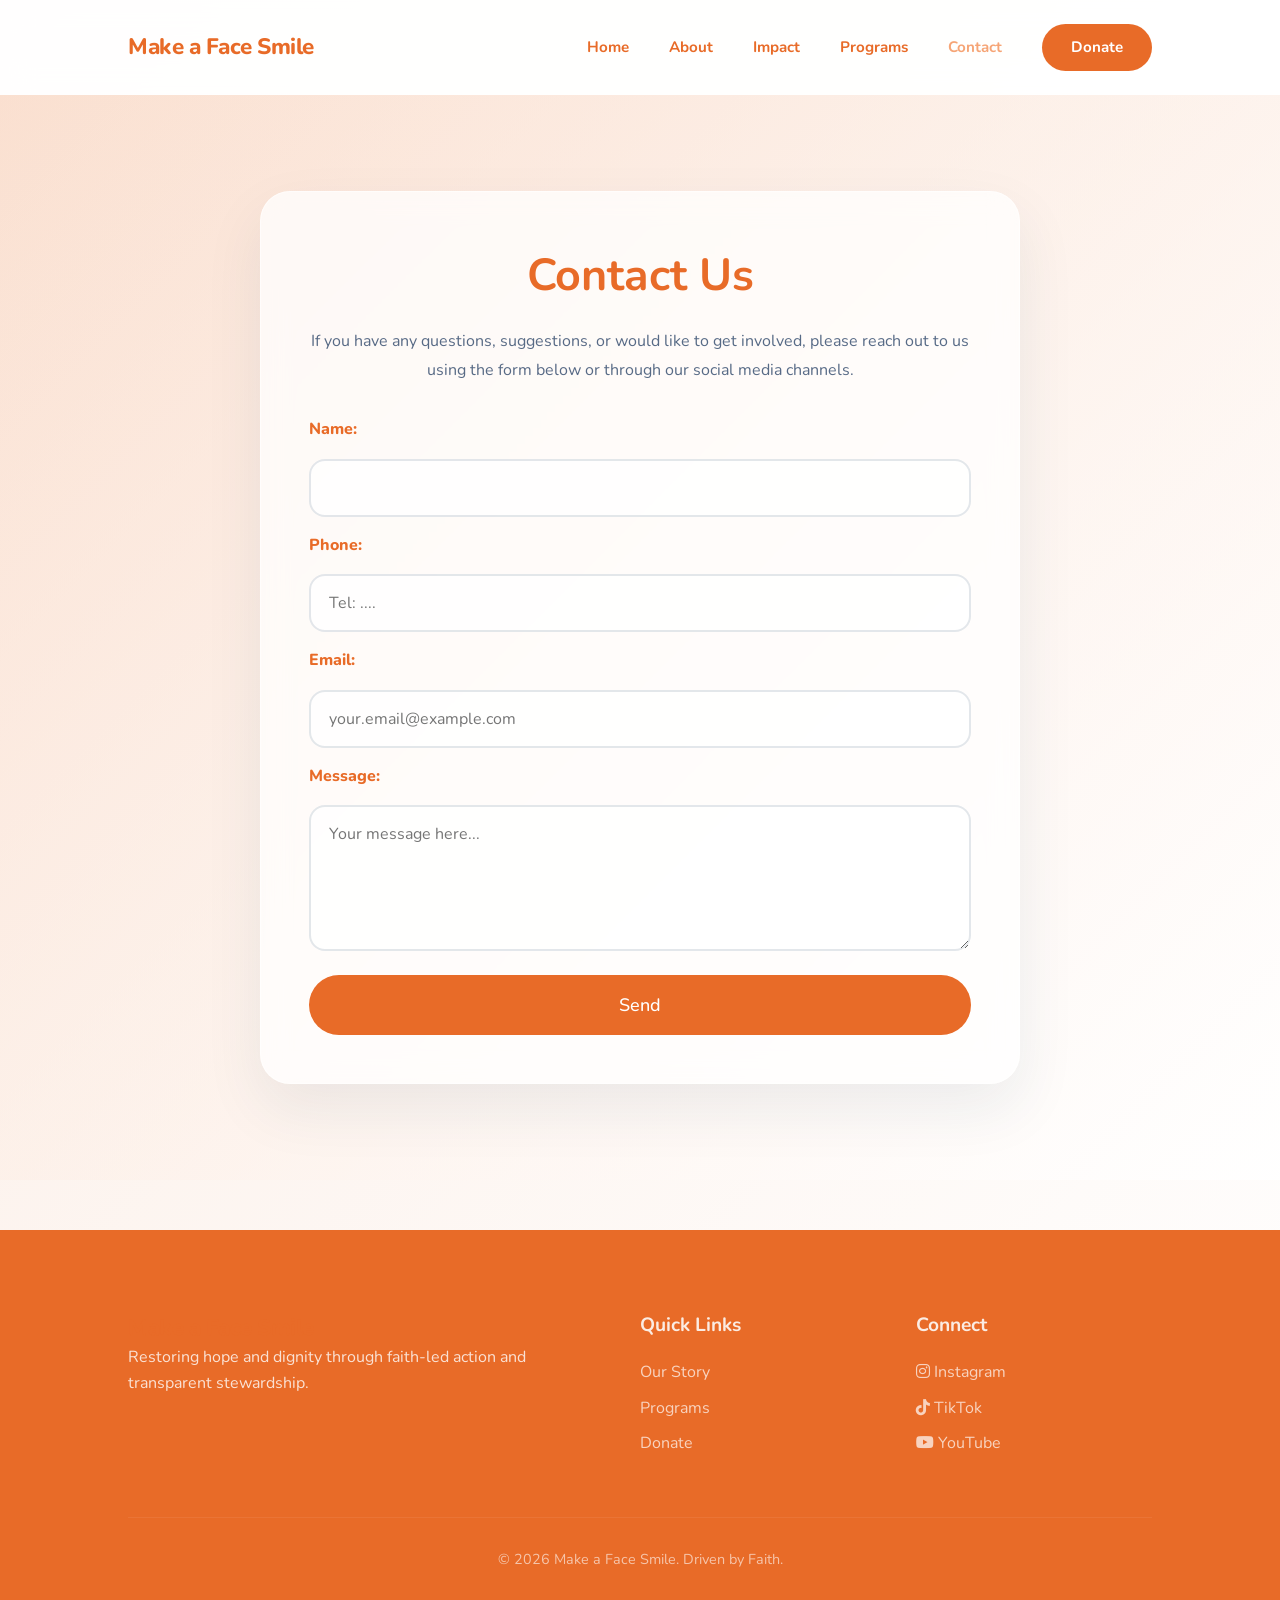
<file: contact.html>
<!DOCTYPE html>
<html lang="en">
<head>
    <meta charset="UTF-8">
    <meta name="viewport" content="width=device-width, initial-scale=1.0">
    <title>Our Programs | Make a Face Smile</title>
    <link rel="stylesheet" href="style.css">
    <link rel="stylesheet" href="https://cdnjs.cloudflare.com/ajax/libs/font-awesome/6.0.0/css/all.min.css">
</head>
<body>

    <nav class="navbar">
        <div class="logo"><a href="index.html" style="text-decoration:none; color:inherit;">Make a Face Smile</a></div>
        <ul class="nav-links">
            <li><a href="index.html">Home</a></li>
            <li><a href="index.html#about">About</a></li>
            <li><a href="index.html#impact">Impact</a></li>
            <li><a href="programs.html">Programs</a></li>
            <li><a href="contact.html" class="active">Contact</a></li>
            <li><a href="donate.html" class="cta-btn">Donate</a></li>
        </ul>
    </nav>

    <section class="contact-us">
        <div class="contact-container">
            <h2>Contact Us</h2>
            <p>If you have any questions, suggestions, or would like to get involved, please reach out to us using the form below or through our social media channels.</p>
            <form action="submit_form.php" method="post" class="contact-form">
                <label for="name">Name:</label>
                <input type="text" id="name" name="name" required>

                <label for="phone">Phone:</label>
                <input type="text" id="phone" name="phone" placeholder="Tel: ....">

                <label for="email">Email:</label>
                <input type="email" id="email" name="email" placeholder="your.email@example.com" required>

                <label for="message">Message:</label>
                <textarea id="message" name="message" rows="5" placeholder="Your message here..." required></textarea>

                <button type="submit" class="btn-primary">Send</button>
            </form>
        </div>
    </section>

    <footer class="footer">
        <div class="footer-container">
            <div class="footer-column">
                <div class="logo">Make a Face Smile</div>
                <p>Restoring hope and dignity through faith-led action and transparent stewardship.</p>
            </div>
            <div class="footer-column">
                <h4>Quick Links</h4>
                <ul>
                    <li><a href="index.html#about">Our Story</a></li>
                    <li><a href="programs.html">Programs</a></li>
                    <li><a href="index.html#donate">Donate</a></li>
                </ul>
            </div>
            <div class="footer-column">
                <h4>Connect</h4>
                <div class="social-links">
                    <a href="#"><i class="fab fa-instagram"></i> Instagram</a>
                    <a href="https://www.tiktok.com/@make.a.face.smile" target="_blank"><i class="fab fa-tiktok"></i> TikTok</a>
                    <a href="#"><i class="fab fa-youtube"></i> YouTube</a>
                </div>
            </div>
        </div>
        <div class="footer-bottom">
            <p>&copy; 2026 Make a Face Smile. Driven by Faith.</p>
        </div>
    </footer>

</body>
</html>
</file>
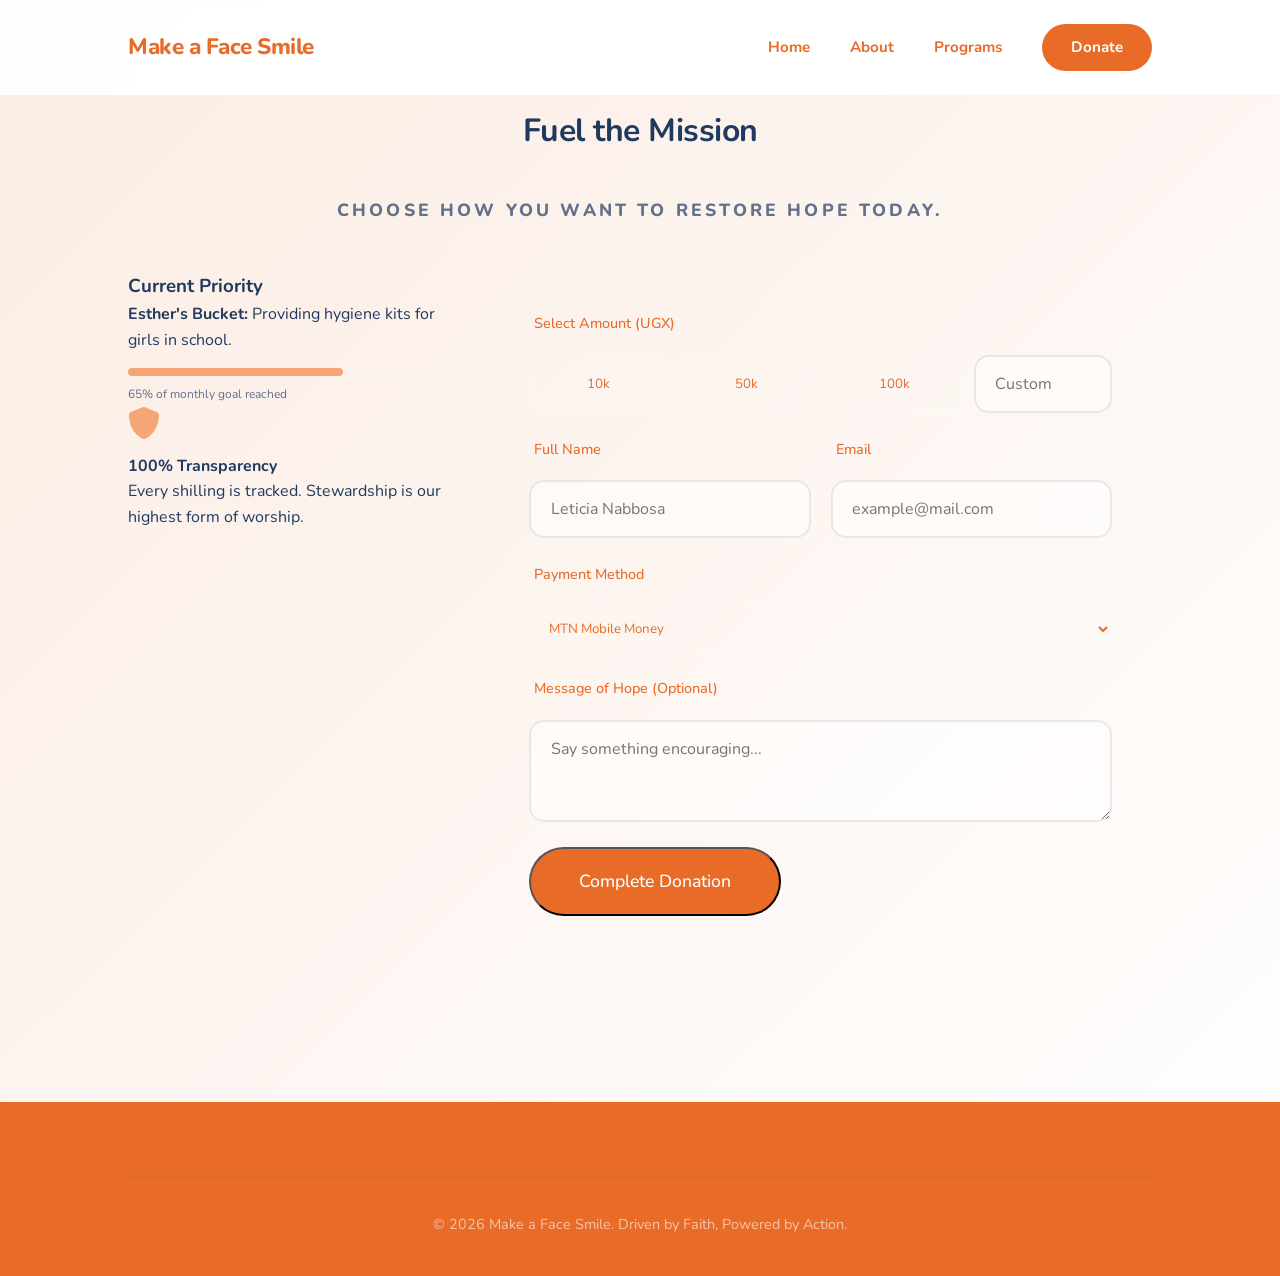
<file: donate.html>
<!DOCTYPE html>
<html lang="en">
<head>
    <meta charset="UTF-8">
    <meta name="viewport" content="width=device-width, initial-scale=1.0">
    <link rel="icon" type="" sizes="32x32" href="assets/icon.jpeg">
    <title>Donate | Make a Face Smile</title>
    <link rel="stylesheet" href="style.css">
    <link rel="stylesheet" href="https://cdnjs.cloudflare.com/ajax/libs/font-awesome/6.0.0/css/all.min.css">
</head>
<body class="donation-page">

    <nav class="navbar">
        <div class="logo">Make a Face Smile</div>
        <ul class="nav-links">
            <li><a href="index.html">Home</a></li>
            <li><a href="index.html#about">About</a></li>
            <li><a href="programs.html">Programs</a></li>
            <li><a href="#" class="cta-btn active">Donate</a></li>
        </ul>
    </nav>

    <section class="section donation-hero">
        <div class="container">
            <h2 class="section-title">Fuel the Mission</h2>
            <p class="section-subtitle center-text">Choose how you want to restore hope today.</p>

            <div class="donation-grid">
                
                <aside class="donation-sidebar">
                    <div class="glass impact-mini-card">
                        <h3>Current Priority</h3>
                        <p><strong>Esther's Bucket:</strong> Providing hygiene kits for girls in school.</p>
                        <div class="progress-container">
                            <div class="progress-bar" style="width: 65%;"></div>
                        </div>
                        <span class="progress-label">65% of monthly goal reached</span>
                    </div>
                    
                    <div class="glass info-card">
                        <i class="fas fa-shield-alt"></i>
                        <h4>100% Transparency</h4>
                        <p>Every shilling is tracked. Stewardship is our highest form of worship.</p>
                    </div>
                </aside>

                <main class="donation-form-container glass">
                    <form id="donateForm">
                        <div class="form-group">
                            <label>Select Amount (UGX)</label>
                            <div class="amount-presets">
                                <button type="button" class="preset-btn" data-amount="10000">10k</button>
                                <button type="button" class="preset-btn" data-amount="50000">50k</button>
                                <button type="button" class="preset-btn" data-amount="100000">100k</button>
                                <input type="number" id="customAmount" placeholder="Custom" class="glass-input">
                            </div>
                        </div>

                        <div class="form-row">
                            <div class="form-group">
                                <label for="name">Full Name</label>
                                <input type="text" id="name" placeholder="Leticia Nabbosa" class="glass-input" required>
                            </div>
                            <div class="form-group">
                                <label for="email">Email</label>
                                <input type="email" id="email" placeholder="example@mail.com" class="glass-input" required>
                            </div>
                        </div>

                        <div class="form-group">
                            <label for="method">Payment Method</label>
                            <select id="method" class="glass-input">
                                <option value="mtn">MTN Mobile Money</option>
                                <option value="airtel">Airtel Money</option>
                                <option value="card">Visa / Mastercard</option>
                            </select>
                        </div>

                        <div class="form-group">
                            <label for="message">Message of Hope (Optional)</label>
                            <textarea id="message" rows="3" class="glass-input" placeholder="Say something encouraging..."></textarea>
                        </div>

                        <button type="submit" class="btn-primary btn-large">Complete Donation</button>
                    </form>
                </main>
            </div>
        </div>
    </section>

    <footer class="footer">
        <div class="footer-bottom">
            <p>&copy; 2026 Make a Face Smile. Driven by Faith, Powered by Action.</p>
        </div>
    </footer>

    <script src="script.js"></script>
</body>
</html>
</file>
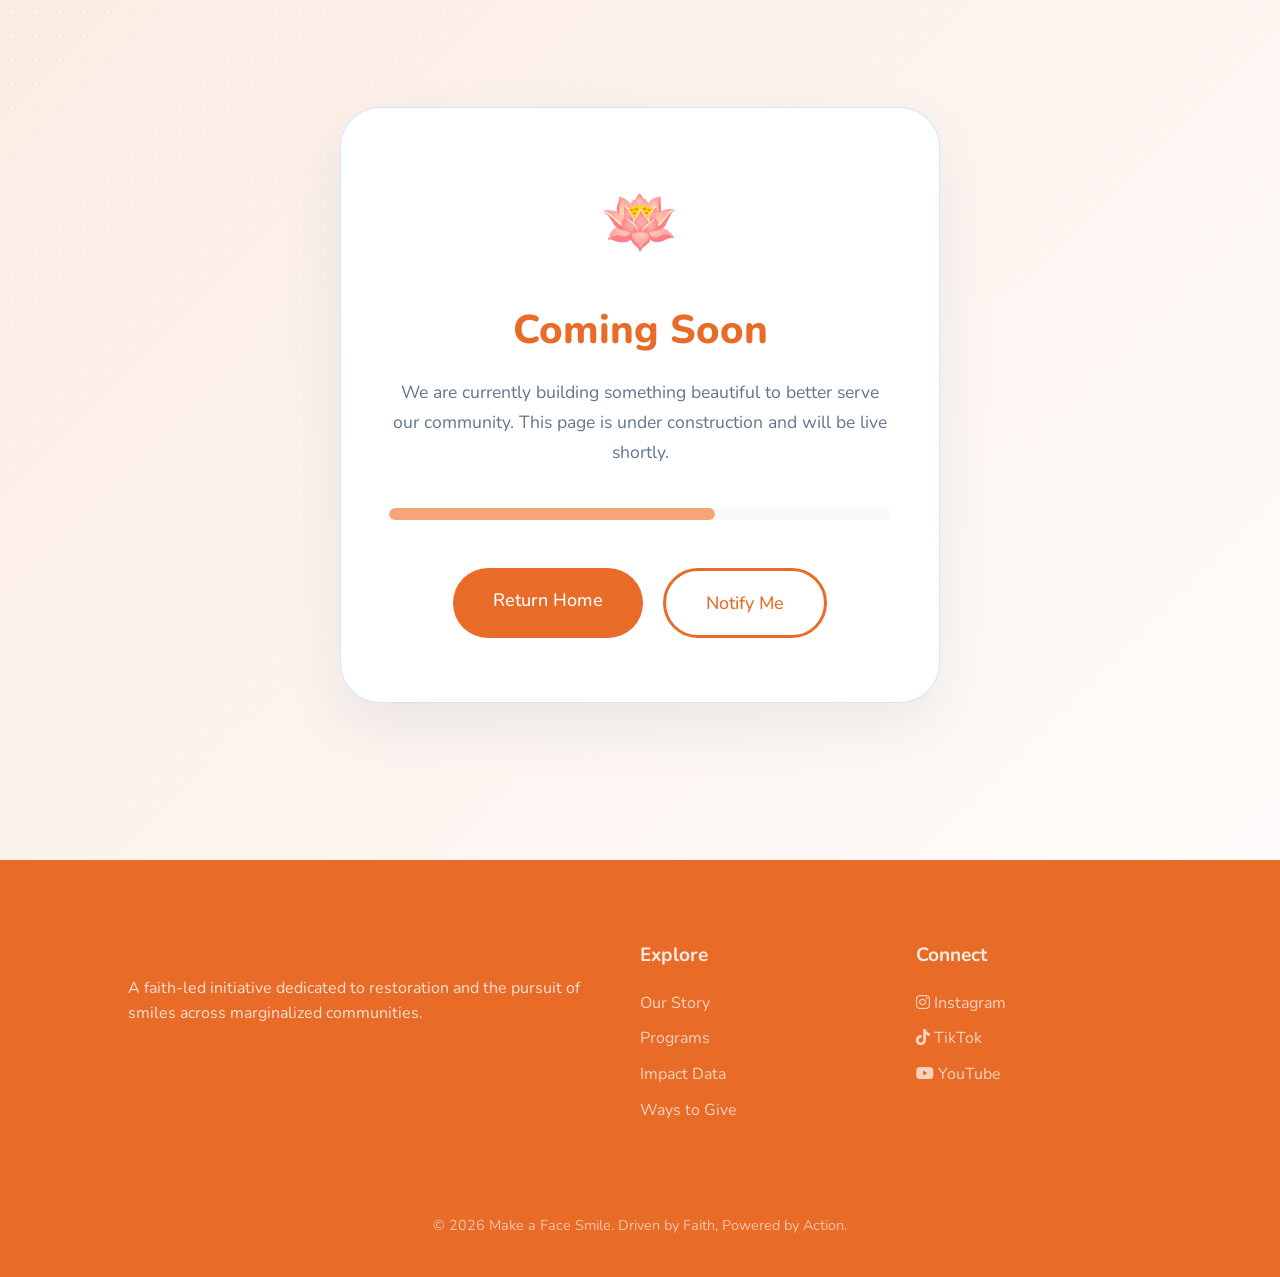
<file: maintenance.html>
<!DOCTYPE html>
<html lang="en">

<head>
    <meta charset="UTF-8">
    <meta name="viewport" content="width=device-width, initial-scale=1.0">
    <title>Make a Face Smile | Restoring Hope & Dignity</title>
    <link rel="stylesheet" href="style.css">
    <link rel="stylesheet" href="https://cdnjs.cloudflare.com/ajax/libs/font-awesome/6.0.0/css/all.min.css">
</head>

<html>
<body>
    
<section class="maintenance-hero">
    <div class="maintenance-card glass">
        <div class="construction-icon">🪷</div>
        <h1>Coming Soon</h1>
        <p>
            We are currently building something beautiful to better serve our community. 
            This page is under construction and will be live shortly.
        </p>
        
        <div class="progress-bar-container">
            <div class="progress-fill"></div>
        </div>

        <div class="hero-btns">
            <a href="index.html" class="btn-primary">Return Home</a>
            <a href="#contact" class="btn-secondary">Notify Me</a>
        </div>
    </div>
</section>

<footer class="footer">
        <div class="footer-container">
            <div class="footer-column">
                <div class="logo">Make a Face Smile</div>
                <p>A faith-led initiative dedicated to restoration and the pursuit of smiles across marginalized communities.</p>
            </div>
            <div class="footer-column">
                <h4>Explore</h4>
                <ul>
                    <li><a href="#about">Our Story</a></li>
                    <li><a href="programs.html">Programs</a></li>
                    <li><a href="#impact">Impact Data</a></li>
                    <li><a href="#maintenance.html">Ways to Give</a></li>
                </ul>
            </div>
            <div class="footer-column">
                <h4>Connect</h4>
                <div class="social-links">
                    <a href="#"><i class="fab fa-instagram"></i> Instagram</a>
                    <a href="https://www.tiktok.com/@make.a.face.smile" target="_blank"><i class="fab fa-tiktok"></i> TikTok</a>
                    <a href="#"><i class="fab fa-youtube"></i> YouTube</a>
                </div>
            </div>
        </div>
        <div class="footer-bottom">
            <p>&copy; 2026 Make a Face Smile. Driven by Faith, Powered by Action.</p>
        </div>
    </footer>
</body>
</html>
</file>
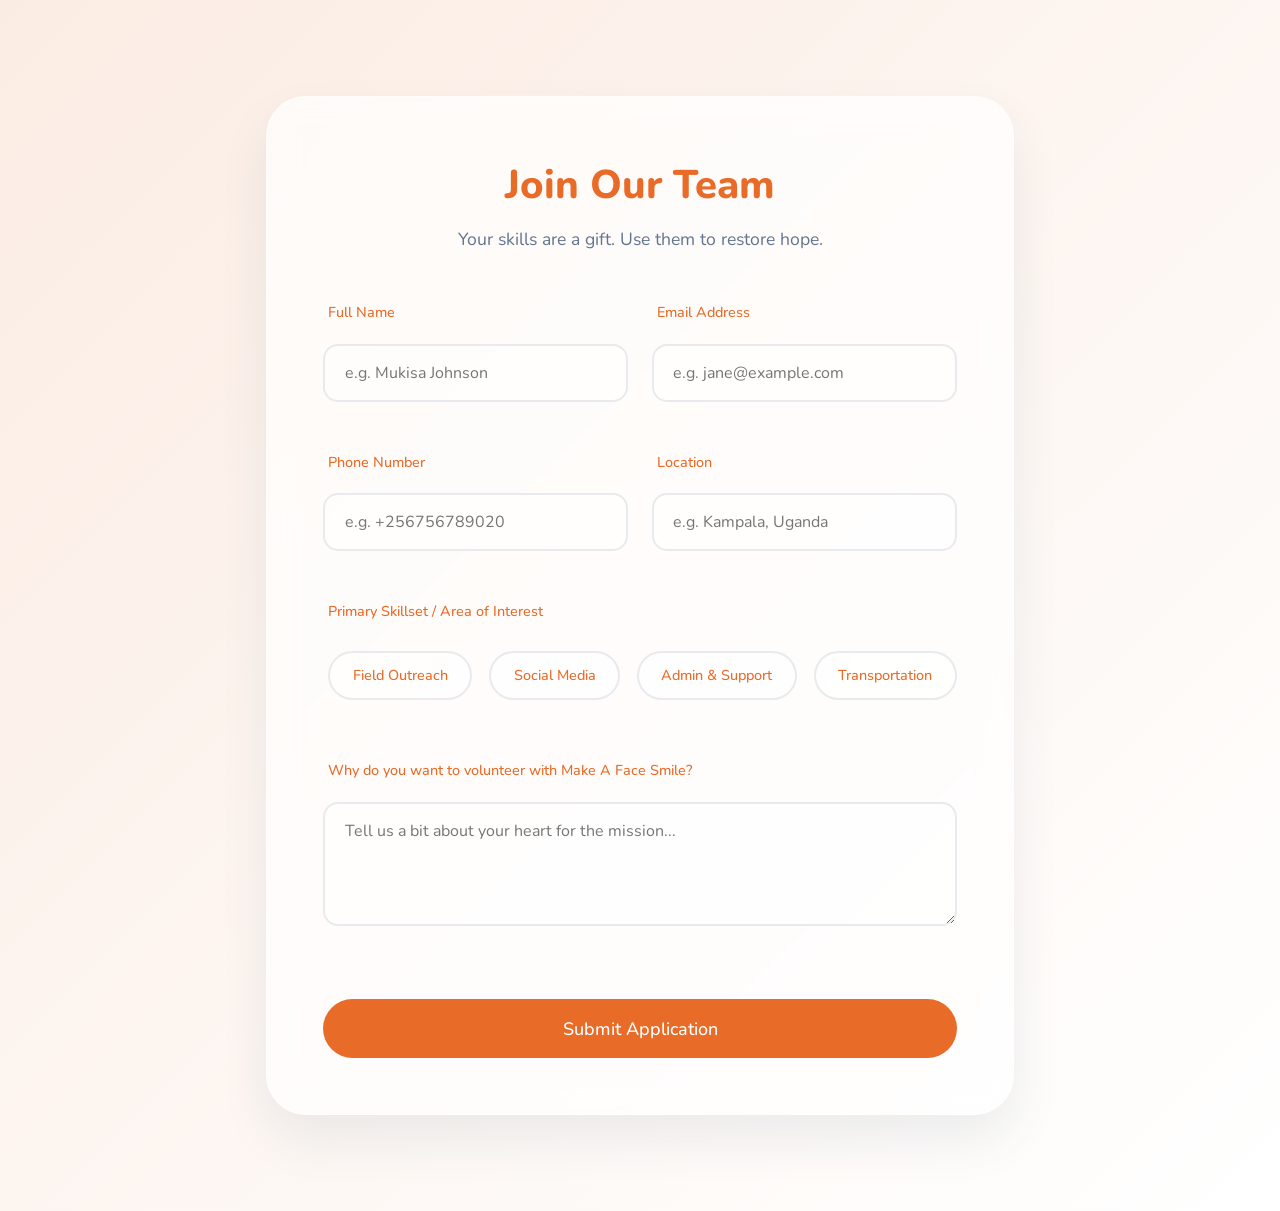
<file: registration.html>
<!DOCTYPE html>
<html lang="en">

<head>
    <meta charset="UTF-8">
    <meta name="viewport" content="width=device-width, initial-scale=1.0">
    <!-- <link rel="icon" type="image/png" sizes="32x32" href="assets/icon.jpeg"> -->
    <title>Make a Face Smile | Restoring Hope & Dignity</title>
    <link rel="stylesheet" href="style.css">
    <link rel="stylesheet" href="https://cdnjs.cloudflare.com/ajax/libs/font-awesome/6.0.0/css/all.min.css">
</head>

<body>
    <section id="volunteer-registration" class="section">
        <div class="container">
            <div class="volunteer-form-card">
                <h2>Join Our Team</h2>
                <p class="center-text">Your skills are a gift. Use them to restore hope.</p>

                <form action="register.php" method="POST" class="grid-form">
                    <div class="form-group">
                        <label for="full-name">Full Name</label>
                        <input type="text" id="full-name" name="full-name" placeholder="e.g. Mukisa Johnson">
                    </div>
                    <div class="form-group">
                        <label for="email">Email Address</label>
                        <input type="email" id="email" name="email" placeholder="e.g. jane@example.com">
                    </div>
                    <div class="form-group">
                        <label for="phone">Phone Number</label>
                        <input type="tel" id="phone" name="phone" placeholder="e.g. +256756789020">
                    </div>
                    <div class="form-group">
                        <label for="location">Location</label>
                        <input type="text" id="location" name="location" placeholder="e.g. Kampala, Uganda">
                    </div>

                    <div class="form-group full-width">
                        <label for="">Primary Skillset / Area of Interest</label>
                        <div class="skill-chips">
                            <label class="chip"><input type="checkbox" name="skills[]" value="outreach">Field
                                Outreach</label>
                            <label class="chip"><input type="checkbox" name="skills" value="mentoring">Social
                                Media</label>
                            <label class="chip"><input type="checkbox" name="skills[]" value="teaching">Admin &
                                Support</label>
                            <label class="chip"><input type="checkbox" name="skills[]"
                                    value="fundraising">Transportation</label>
                        </div>
                    </div>

                    <div class="form-group full-width">
                        <label for="message">Why do you want to volunteer with Make A Face Smile?</label>
                        <textarea id="message" name="message" rows="4"
                            placeholder="Tell us a bit about your heart for the mission..."></textarea>
                    </div>

                    <button type="submit" class="btn-primary full-width">Submit Application</button>
                </form>
            </div>
        </div>
    </section>
</body>

</html>
</file>
<file: style.css>
@import url('https://fonts.googleapis.com/css2?family=Nunito:wght@400;700;800&display=swap');

:root {
    --primary: #E86B28;
    --accent: #F6A576;
    --text: #1F3A5F;
    --neutral: #FAF9F6;
    --white: #FFFFFF;
    --bg-light: #FBECE3;
    --joy-yellow: #FDF5F0;

}

* {
    margin: 0;
    padding: 0;
    box-sizing: border-box;
    font-family: 'Nunito', sans-serif;
}

html {
    scroll-behavior: smooth;
}


body {
    background: linear-gradient(135deg, var(--bg-light) 0%, var(--white) 100%);
    color: var(--text);
    line-height: 1.6;
}

.navbar {
    display: flex;
    justify-content: space-between;
    align-items: center;
    padding: 1.5rem 10%;
    background:  rgba(255, 255, 255, 0.95);
    backdrop-filter: blur(15px);
    position: sticky;
    top: 0;
    z-index: 1000;
}

.menu-toggle {
    display: none;
    flex-direction: column;
    gap: 0.3rem;
    background: transparent;
    border: none;
    cursor: pointer;
    padding: 0.35rem;
}

.menu-toggle span {
    display: block;
    width: 26px;
    height: 3px;
    background: var(--primary);
    border-radius: 999px;
}

.logo{
    font-size: 1.4rem;
    font-weight: 800;
    letter-spacing: -0.5px;
    color: var(--primary);
}

.logo img {
    width: 50px;
    height: 50px;
    border-radius: 50%;
    object-fit: cover;
}

.nav-links {
    display: flex;
    list-style: none;
    gap: 2.5rem;
    align-items: center;
}

.nav-links a {
    text-decoration: none;
    color: var(--primary);
    font-weight: 700;
    font-size: 0.95rem;
    transition: color 0.3s;
}

.nav-links a:hover {
    color: var(--accent);
}

.nav-links li a.active {
    color: var(--accent);
}

.cta-btn {
    background: var(--primary);
    color: var(--white) !important;
    padding: 0.7rem 1.8rem;
    border-radius: 50px;
    transition: all 0.3s ease;
    display: inline-block;
    text-align: center;
}

.cta-btn:hover {
    background: var(--accent);
    color: var(--white) !important;
    transform: translateY(-2px);
    box-shadow: 0 5px 15px rgba(98, 183, 240, 0.4);
}

.hero {
    min-height: 100svh;
    display: flex;
    align-items: center;
    justify-content: center;
    text-align: center;
    padding: 0 10%;
    border-radius: 0 0 100px 100px;
    background: linear-gradient(180deg, rgba(98, 183, 240, 0.1) 0%, var(--bg-light) 100%);
    background-image: radial-gradient(var(--neutral) 0.8px, transparent 0.8px);
    background-size: 24px 24px;
    position: relative;
    overflow: hidden;
}

.hero::before {
    content: "";
    position: absolute;
    top: 0;
    left: 0;
    width: 100%;
    height: 100%;
    background: rgba(0, 0, 0, 0.45); 
    z-index: 1;
}

.hero-video {
    position: absolute;
    top: 50%;
    left: 50%;
    min-width: 100%;
    min-height: 100%;
    width: auto;
    height: auto;
    z-index: -1; 
    transform: translate(-50%, -50%);
    object-fit: cover; 
}

.hero-content {
    position: relative; 
    z-index: 2;
    color: var(--white);
    width: min(100%, 820px);
}

.hero-content h1 {
    font-size: clamp(2.6rem, 6vw, 4.8rem);
    line-height: 1.05;
    margin-bottom: 1.5rem;
    font-weight: 800;
    color: var(--white);
    text-shadow: 0 8px 30px rgba(0, 0, 0, 0.35);
}

.hero-content h1 span {
    color: #FFD4B0;
}

.hero-content p {
    font-size: clamp(1rem, 2.2vw, 1.5rem);
    max-width: 700px;
    margin: 0 auto 2.5rem;
    opacity: 0.9;
    line-height: 1.8;
}

.hero-btns {
    display: flex;
    gap: 1.2rem;
    justify-content: center;
    flex-wrap: wrap;
}

.btn-primary {
    background: var(--primary);
    color: var(--white);
    padding: 1.1rem 2.5rem;
    text-decoration: none;
    font-weight: 500;
    font-size: large;
    border-radius: 50px;
    display: inline-block;
    text-align: center;
    transition: all 0.4s cubic-bezier(0.175, 0.885, 0.32, 1.275);
}

.btn-primary:hover {
    background: var(--primary);
    color: var(--white);
    transform: scale(1.05);
    box-shadow: 0 15px 30px rgba(98, 183, 240, 0.3);
}

.btn-secondary {
    border: 3px solid var(--primary);
    color: var(--primary);
    padding: 1.1rem 2.5rem;
    text-decoration: none;
    font-weight: 500;
    font-size: large;
    border-radius: 50px;
    display: inline-block;
    text-align: center;
    transition: all 0.3s;
}

.btn-secondary:hover {
    background: var(--primary);
    color: var(--white);
}

.heart-behind-hand.glass {
    background:
        linear-gradient(rgba(31, 58, 95, 0.45), rgba(31, 58, 95, 0.5)),
        url('https://images.unsplash.com/photo-1600880292203-757bb62b4baf?auto=format&fit=crop&w=1600&q=80') center/cover;
    color: var(--white);
    padding: 6rem 10%;
    margin: 4rem 3rem;
    border-radius: 60px;
    text-align: center;
    box-shadow: 0 30px 60px rgba(31, 58, 95, 0.25);
    border: 1px solid rgba(255, 255, 255, 0.1);
    background-attachment: fixed;
}

.heart-behind-hand.glass-dark {
    background: rgba(31, 58, 95, 0.95);
    backdrop-filter: blur(20px);
    -webkit-backdrop-filter: blur(20px);
    color: var(--white);
    padding: 6rem 10%;
    margin: 4rem 3rem;
    border-radius: 60px;
    text-align: center;
    box-shadow: 0 30px 60px rgba(31, 58, 95, 0.4);
    border: 1px solid rgba(255, 255, 255, 0.15);
    position: relative;
}

.heart-behind-hand.glass-dark::before {
    content: '';
    position: absolute;
    top: 0;
    left: 0;
    right: 0;
    bottom: 0;
    background: linear-gradient(135deg, rgba(98, 183, 240, 0.1) 0%, rgba(255, 255, 255, 0.05) 100%);
    border-radius: 60px;
    pointer-events: none;
}

.heart-behind-hand h2 {
    font-size: clamp(2rem, 4vw, 3rem);
    margin-bottom: 2.5rem;
    color: var(--accent);
    font-weight: 800;
}

.heart-behind-hand blockquote {
    font-size: 1.5rem;
    font-style: italic;
    max-width: 800px;
    margin: 0 auto 2rem;
    line-height: 1.4;
    padding: 0 2rem;
}

.heart-behind-hand cite {
    display: block;
    margin-top: 1rem;
    font-size: 1.1rem;
    font-weight: 700;
    color: var(--accent);
    text-transform: uppercase;
    letter-spacing: 1px;
}

.heart-behind-hand p {
    font-size: 1.2rem;
    max-width: 700px;
    margin: 2rem auto 3rem;
    opacity: 0.9;
    line-height: 1.8;
}

.center-text {
    text-align: center;
}

@media (max-width: 768px) {
    .heart-behind-hand.glass,
    .heart-behind-hand.glass-dark {
        margin: 2rem 1rem;
        padding: 4rem 1.5rem;
        border-radius: 40px;
    }
    
    .heart-behind-hand blockquote {
        font-size: 1.2rem;
    }
}

.mission-card {
    cursor: pointer;
}

.mission-card:hover {
    transform: translateY(-15px);
    box-shadow: 0 25px 60px rgba(98, 183, 240, 0.15);
}

.stat-item h3 {
    font-size: 4rem;
    color: var(--white);
    margin-bottom: 0.5rem;
    font-weight: 800;
}

.stat-number::after {
    content: "%";
}

.impact-section {
    background:
        linear-gradient(rgba(31, 58, 95, 0.72), rgba(31, 58, 95, 0.78)),
        url('https://images.unsplash.com/photo-1469571486292-0ba58a3f068b?auto=format&fit=crop&w=1600&q=80') center/cover fixed;
    color: var(--white);
    border-radius: 70px 0 70px 0;
    margin: 0 3rem;
    box-shadow: 0 30px 60px rgba(31, 58, 95, 0.3);
    background-attachment: fixed;
}

.section {
    padding: 6rem 10%;
}

.container {
    max-width: 1100px;
    margin: 0 auto;
}

.about-split {
    display: grid;
    grid-template-columns: 1.1fr 0.9fr;
    gap: 2.5rem;
    align-items: center;
}

.about-copy {
    display: flex;
    flex-direction: column;
    gap: 1.5rem;
}

.about-image-panel {
    position: relative;
    min-height: 460px;
    border-radius: 30px;
    overflow: hidden;
    box-shadow: 0 30px 60px rgba(31, 58, 95, 0.15);
}

.about-image-panel img {
    width: 100%;
    height: 100%;
    object-fit: cover;
    display: block;
}

.image-overlay-caption {
    position: absolute;
    left: 1rem;
    bottom: 1rem;
    background: rgba(31, 58, 95, 0.72);
    color: var(--white);
    padding: 0.6rem 1rem;
    border-radius: 999px;
    font-weight: 700;
}

.section-title {
    text-align: center;
    font-size: clamp(2rem, 2.5vw, 2.8rem);
    letter-spacing: -0.5px;
    margin-bottom: 2.5rem;
}

.section-subtitle {
    text-align: center;
    font-size: 0.95rem;
    color: var(--accent);
    letter-spacing: 0.18em;
    text-transform: uppercase;
    margin-bottom: 0.75rem;
    font-weight: 800;
}

.identity-header {
    max-width: 720px;
    margin: 0 auto 3.25rem;
}

.identity-text {
    font-size: 1.12rem;
    line-height: 1.9;
    color: rgba(31, 58, 95, 0.78);
    text-align: center;
}

.mission-grid {
    display: flex;
    gap: 2.5rem;
    flex-wrap: wrap;
    justify-content: center;
    margin-top: 2.5rem;
}

.program-feature-list {
    display: grid;
    gap: 2rem;
}

.program-feature {
    display: grid;
    grid-template-columns: 1fr 1fr;
    gap: 0;
    overflow: hidden;
    border-radius: 30px;
}

.program-feature.reverse {
    grid-template-columns: 1fr 1fr;
}

.program-feature-image {
    min-height: 300px;
}

.program-feature-image img {
    width: 100%;
    height: 100%;
    object-fit: cover;
    display: block;
}

.program-feature-copy {
    padding: 2.5rem;
    display: flex;
    flex-direction: column;
    justify-content: center;
}

.program-tag {
    display: inline-block;
    margin-bottom: 0.75rem;
    color: var(--primary);
    font-size: 0.8rem;
    font-weight: 800;
    letter-spacing: 0.12em;
    text-transform: uppercase;
}

.scripture-quote {
    color: rgba(31, 58, 95, 0.72);
    font-style: italic;
    margin: 0.8rem 0 1rem;
}

.core-project {
    margin-top: 1.2rem;
    padding: 0.9rem 1rem;
    background: rgba(246, 165, 118, 0.15);
    border-radius: 16px;
    color: rgba(31, 58, 95, 0.85);
}

.mission-card {
    background: var(--white);
    border-radius: 28px;
    padding: 2.5rem 2rem;
    box-shadow: 0 18px 40px rgba(31, 58, 95, 0.06);
    border: 1px solid rgba(31, 58, 95, 0.08);
    transition: transform 0.35s ease, box-shadow 0.35s ease;
    flex: 1 1 300px;
    min-width: 260px;
}

.mission-card h2 {
    margin-top: 1.25rem;
    font-size: 1.55rem;
    color: var(--primary);
}

.mission-card p {
    margin-top: 0.85rem;
    color: rgba(31, 58, 95, 0.7);
    line-height: 1.7;
}

.card-icon {
    font-size: 2.4rem;
    display: inline-flex;
    align-items: center;
    justify-content: center;
    width: 66px;
    height: 66px;
    border-radius: 22px;
background: rgba(246, 165, 118, 0.15);}

.values-grid {
    display: grid;
    grid-template-columns: repeat(auto-fit, minmax(220px, 1fr));
    gap: 2rem;
    margin-top: 2.5rem;
}

.value-item {
    background: rgba(255, 255, 255, 0.75);
    border-radius: 28px;
    padding: 2rem;
    text-align: center;
    box-shadow: 0 12px 30px rgba(31, 58, 95, 0.08);
}

.value-circle {
    width: 70px;
    height: 70px;
    border-radius: 999px;
    display: flex;
    align-items: center;
    justify-content: center;
    margin: 0 auto 1rem;
  background: rgba(246, 165, 118, 0.15);
    font-size: 1.8rem;
}

.value-item h3 {
    margin-top: 0.4rem;
    font-size: 1.3rem;
}

.team-section {
    margin-top: 4rem;
}

.team-grid {
    display: grid;
    grid-template-columns: repeat(auto-fit, minmax(220px, 1fr));
    gap: 2rem;
    margin-top: 2.2rem;
}

.team-member {
    background: rgba(255, 255, 255, 0.82);
    border-radius: 28px;
    padding: 2.5rem 2rem;
    text-align: center;
    box-shadow: 0 18px 40px rgba(31, 58, 95, 0.08);
    backdrop-filter: blur(10px);
    -webkit-backdrop-filter: blur(10px);
}

.member-photo {
    width: 130px;
    height: 130px;
    margin: 0 auto 1.3rem;
    border-radius: 50%;
    overflow: hidden;
    display: flex;
    align-items: center;
    justify-content: center;
    border: 3px solid var(--accent);
    background:
        linear-gradient(135deg, rgba(232, 107, 40, 0.15), rgba(246, 165, 118, 0.3)),
        var(--white);
    box-shadow: 0 12px 26px rgba(31, 58, 95, 0.12);
}

.member-photo img {
    width: 100%;
    height: 100%;
    object-fit: cover;
    display: block;
}

.team-actions {
    margin-top: 3.5rem;
    display: flex;
    gap: 1.5rem;
    justify-content: center;
    flex-wrap: wrap;
}

.team-actions .btn-primary:hover {
    background-color: var(--primary) !important;
    color: var(--white) !important;
}

.team-member h4 {
    margin-bottom: 0.3rem;
}

.team-member p {
    color: rgba(31, 58, 95, 0.7);
}

.stats-bar {
    display: flex;
    gap: 1.5rem;
    justify-content: center;
    align-items: stretch;
    flex-wrap: wrap;
    padding: 2.8rem 2rem;
}

.stat-item {
    flex: 1 1 240px;
    background: rgba(255, 255, 255, 0.1);
    border-radius: 24px;
    padding: 2.2rem 1.8rem;
    text-align: center;
    box-shadow: inset 0 0 0 1px rgba(255, 255, 255, 0.12);
    cursor: pointer;
}

.stat-item p {
    opacity: 0.85;
    margin-top: 0.5rem;
    font-weight: 600;
    letter-spacing: 0.05em;
}

.projects-container {
    padding: 6rem 10%;
    background: linear-gradient(180deg, rgba(31, 58, 95, 0.04) 0%, rgba(255, 255, 255, 0.92) 100%);
}

.projects-grid {
    display: grid;
    grid-template-columns: repeat(auto-fit, minmax(260px, 1fr));
    gap: 2.5rem;
    margin-top: 2.5rem;
}

.project-card {
    border-radius: 28px;
    overflow: hidden;
    background: rgba(255, 255, 255, 0.72);
    backdrop-filter: blur(10px);
    -webkit-backdrop-filter: blur(10px);
    box-shadow: 0 25px 60px rgba(31, 58, 95, 0.08);
    transition: transform 0.35s ease, box-shadow 0.35s ease;
    display: flex;
    flex-direction: column;
    border: 1px solid rgba(255, 255, 255, 0.6);
}

.project-image {
    height: 240px;
    overflow: hidden;
    position: relative;
}

.project-image::after {
    content: '';
    position: absolute;
    inset: 0;
    background: linear-gradient(180deg, rgba(31, 58, 95, 0.04), rgba(31, 58, 95, 0.26));
    pointer-events: none;
}

.project-image img {
    width: 100%;
    height: 100%;
    object-fit: cover;
    display: block;
}

.project-card:hover {
    transform: translateY(-12px);
    box-shadow: 0 35px 70px rgba(31, 58, 95, 0.13);
}

.upcoming-project {
    border: 2px dashed var(--accent) !important;
    background: rgba(98, 183, 240, 0.05);
}

.status-badge {
    background-color: var(--accent);
    color: var(--primary);
    padding: 4px 12px;
    border-radius: 20px;
    font-size: 0.75rem;
    font-weight: bold;
    text-transform: uppercase;
    display: inline-block;
    margin-bottom: 10px;
}

.footer {
    background-color: var(--primary);
    color: white;
    padding: 80px 10% 40px;
    margin-top: 50px;
}

.footer-container {
    display: grid;
    grid-template-columns: 2fr 1fr 1fr;
    gap: 40px;
    margin-bottom: 50px;
}

.footer-column h4 {
    color: var(--bg-light);
    margin-bottom: 20px;
    font-size: 1.2rem;
}

.footer-column p {
    line-height: 1.6;
    opacity: 0.8;
}

.footer-column ul {
    list-style: none;
    padding: 0;
}

.footer-column ul li {
    margin-bottom: 10px;
}

.footer-column ul li a, .social-links a {
    color: white;
    text-decoration: none;
    opacity: 0.7;
    transition: opacity 0.3s;
}

.footer-column ul li a:hover, .social-links a:hover {
    opacity: 1;
    color: var(--accent);
}

.social-links {
    display: flex;
    flex-direction: column;
    gap: 10px;
}

.footer-bottom {
    border-top: 1px solid rgba(255,255,255,0.1);
    padding-top: 30px;
    text-align: center;
    font-size: 0.9rem;
    opacity: 0.6;
}

.card-content {
    padding: 2.5rem;
}

.card-content h3 {
    margin-bottom: 1rem;
    font-size: 1.55rem;
}

.card-content p {
    margin-bottom: 1.5rem;
    color: rgba(31, 58, 95, 0.75);
    line-height: 1.7;
}

.btn-minimal {
    display: inline-flex;
    align-items: center;
    justify-content: center;
    padding: 0.85rem 1.5rem;
    border-radius: 999px;
    background: var(--primary);
    color: var(--white);
    font-weight: 500;
    text-decoration: none;
    text-align: center;
    transition: all 0.3s ease;
}

.btn-minimal:hover {
    background: rgba(246, 165, 118, 0.15);
    color: var(--primary);
    transform: translateY(-2px);
}

.donate-section {
    padding: 6rem 10%;
    background: var(--accent);
}

.donate-container {
    max-width: 920px;
    margin: 0 auto;
    text-align: center;
    background: rgba(255, 255, 255, 0.82);
    padding: 3.5rem 2.5rem;
    border-radius: 36px;
    box-shadow: 0 25px 60px rgba(31, 58, 95, 0.1);
}

.donate-description {
    font-size: 1.1rem;
    line-height: 1.8;
    margin-bottom: 2rem;
    color: rgba(31, 58, 95, 0.8);
    max-width: 760px;
    margin-left: auto;
    margin-right: auto;
}

.btn-large {
    padding: 1.3rem 3rem;
    font-size: 1.1rem;
    text-align: center;
    display: inline-block;
}

@media (max-width: 980px) {
    .navbar { padding: 1.2rem 5%; }
    .hero { padding: 0 5%; }
    .section, .projects-container, .donate-section { padding: 4.5rem 5%; }
    .about-split { grid-template-columns: 1fr; }
    .about-image-panel { min-height: 320px; }
    .program-feature,
    .program-feature.reverse {
        grid-template-columns: 1fr;
    }
}

@media (max-width: 768px) {
    .footer-container { grid-template-columns: 1fr; }
    .hero { min-height: auto; padding: 6rem 4% 8rem; }
    .hero-content h1 { font-size: clamp(2rem, 8vw, 2.8rem); }
    .hero-content p { font-size: 1rem; }
    .btn-primary, .btn-secondary, .btn-large, .btn-minimal, .cta-btn {
        width: min(100%, 400px);
        padding: 1rem 1.5rem;
    }
    .hero-btns, .team-actions {
        flex-direction: column;
        align-items: center;
    }
    .mission-grid, .stats-bar { flex-direction: column; }
    .impact-section { margin: 0 1rem; border-radius: 40px; }

    .menu-toggle {
        display: flex;
    }

    .navbar {
        flex-wrap: wrap;
        align-items: center;
        padding: 1rem 4%;
        gap: 0.75rem;
        position: sticky;
    }

    .logo { margin-bottom: 0.25rem; }

    .nav-links {
        display: none;
        flex-direction: column;
        align-items: stretch;
        gap: 0.75rem;
        width: 100%;
        background: rgba(255, 255, 255, 0.98);
        padding: 1rem;
        border-radius: 20px;
        box-shadow: 0 20px 40px rgba(31, 58, 95, 0.12);
    }

    .navbar.open .nav-links {
        display: flex;
    }

    .nav-links a {
        padding: 0.55rem 0.8rem;
        display: inline-block;
        width: 100%;
    }

    .mission-grid, .projects-grid, .team-grid, .values-grid {
        grid-template-columns: 1fr !important;
        display: grid;
    }

    .program-feature-copy {
        padding: 1.5rem;
    }
}

@media (max-width: 500px) {
    .navbar { flex-wrap: wrap; justify-content: center; gap: 1rem; }
    .nav-links { gap: 0.8rem; }
    .logo { font-size: 1.2rem; }
    .section, .projects-container, .donate-section { padding: 3.5rem 4%; }
    .footer { padding: 4rem 4% 2rem; }
}

/* Responsive improvements: additional stacking and touch-friendly sizes */
@media (max-width: 980px) {
    .nav-links { gap: 1rem; }
    .container { padding: 0 4%; }
}

@media (max-width: 768px) {
    .hero {
        min-height: auto;
        padding: 4.5rem 6% 3.5rem;
        border-radius: 0 0 40px 40px;
    }

    .hero::before { background: rgba(0,0,0,0.25); }

    .hero-content { padding: 1.25rem 1rem; }

    .member-photo { width: 100px; height: 100px; }

    .stat-item h3 { font-size: 2.2rem; }
}

@media (max-width: 420px) {
    .logo { font-size: 1.1rem; }
    .section { padding: 3rem 4%; }
}

/* Ensure media and images are fluid */
img, video { max-width: 100%; height: auto; display: block; }

.gallery-section {
    padding: 6rem 10%;
    background: linear-gradient(180deg, rgba(246, 165, 118, 0.15), rgba(255, 255, 255, 0.9));
}

.gallery-intro {
    text-align: center;
    max-width: 760px;
    margin: 0 auto 2rem;
}

.gallery-intro p {
    font-size: 1.05rem;
    line-height: 1.8;
    color: rgba(31, 58, 95, 0.78);
}

.gallery-grid {
    display: grid;
    grid-template-columns: repeat(12, 1fr);
    gap: 1rem;
    margin-top: 2rem;
    align-items: stretch;
}

.gallery-card {
    position: relative;
    overflow: hidden;
    border-radius: 24px;
    min-height: 220px;
    box-shadow: 0 20px 45px rgba(31, 58, 95, 0.1);
    grid-column: span 4;
}

.gallery-card.wide {
    grid-column: span 6;
}

.gallery-card.tall {
    grid-column: span 4;
    min-height: 460px;
}

.gallery-card img {
    width: 100%;
    height: 100%;
    object-fit: cover;
    transition: transform 0.5s ease;
}

.gallery-card:hover img {
    transform: scale(1.06);
}

.gallery-card figcaption {
    position: absolute;
    left: 1rem;
    bottom: 1rem;
    background: rgba(31, 58, 95, 0.72);
    color: var(--white);
    font-weight: 700;
    padding: 0.55rem 0.9rem;
    border-radius: 999px;
    backdrop-filter: blur(4px);
}

@media (max-width: 980px) {
    .gallery-card,
    .gallery-card.wide,
    .gallery-card.tall {
        grid-column: span 6;
    }
}

@media (max-width: 640px) {
    .gallery-section {
        padding: 4rem 4%;
    }

    .gallery-grid {
        grid-template-columns: 1fr;
    }

    .gallery-card,
    .gallery-card.wide,
    .gallery-card.tall {
        grid-column: span 1;
        min-height: 260px;
    }
}

/* maintenance */
.maintenance-hero {
    min-height: 90vh;
    display: flex;
    align-items: center;
    justify-content: center;
    text-align: center;
    padding: 0 10%;
    background: linear-gradient(135deg, var(--bg-light) 0%, var(--white) 100%);
    background-image: radial-gradient(var(--neutral) 0.8px, transparent 0.8px);
    background-size: 24px 24px;
}

.maintenance-card {
    background: var(--white);
    padding: 4rem 3rem;
    border-radius: 40px;
    box-shadow: 0 25px 60px rgba(31, 58, 95, 0.08);
    border: 1px solid rgba(98, 183, 240, 0.3);
    max-width: 600px;
    width: 100%;
}

.construction-icon {
    font-size: 4rem;
    margin-bottom: 1.5rem;
    display: inline-block;
    animation: pulse 2s infinite;
}

.maintenance-card h1 {
    font-size: 2.5rem;
    color: var(--primary);
    margin-bottom: 1rem;
    font-weight: 800;
}

.maintenance-card p {
    color: rgba(31, 58, 95, 0.7);
    font-size: 1.1rem;
    margin-bottom: 2.5rem;
    line-height: 1.7;
}

.progress-bar-container {
    background: var(--neutral);
    height: 12px;
    border-radius: 20px;
    margin-bottom: 3rem;
    overflow: hidden;
    position: relative;
}

.progress-fill {
    background: var(--accent);
    height: 100%;
    width: 65%;
    border-radius: 20px;
    position: relative;
    transition: width 1s ease-in-out;
}

@keyframes pulse {
    0% { transform: scale(1); }
    50% { transform: scale(1.1); }
    100% { transform: scale(1); }
}

@media (max-width: 768px) {
    .maintenance-card {
        padding: 3rem 1.5rem;
        margin: 0 1rem;
    }
    
    .maintenance-card h1 {
        font-size: 1.8rem;
    }
}


/* REGISTRATION PAGE */

#volunteer-registration {
    padding: 6rem 10%;
    background: linear-gradient(135deg, var(--bg-light) 0%, var(--white) 100%);
    min-height: 100vh;
    display: flex;
    align-items: center;
}

.volunteer-form-card {
    background: rgba(255, 255, 255, 0.7);
    backdrop-filter: blur(15px);
    -webkit-backdrop-filter: blur(15px);
    padding: 3.5rem;
    border-radius: 40px;
    border: 1px solid rgba(255, 255, 255, 0.4);
    box-shadow: 0 25px 50px rgba(31, 58, 95, 0.08);
    max-width: 850px;
    margin: 0 auto;
}

.volunteer-form-card h2 {
    font-size: 2.5rem;
    color: var(--primary);
    text-align: center;
    margin-bottom: 0.5rem;
    font-weight: 800;
}

.center-text {
    text-align: center;
    color: rgba(31, 58, 95, 0.7);
    margin-bottom: 3rem;
    font-size: 1.1rem;
}

.grid-form {
    display: grid;
    grid-template-columns: 1fr 1fr;
    gap: 1.5rem;
}

.full-width {
    grid-column: span 2;
}

.form-group {
    display: flex;
    flex-direction: column;
    gap: 0.6rem;
}

.form-group label {
    font-weight: 700;
    color: var(--primary);
    font-size: 0.95rem;
    margin-left: 5px;
}

.form-group input, 
.form-group textarea {
    width: 100%;
    padding: 1rem 1.2rem;
    background: rgba(255, 255, 255, 0.5);
    border: 2px solid rgba(31, 58, 95, 0.1);
    border-radius: 15px;
    color: var(--primary);
    font-size: 1rem;
    transition: all 0.3s ease;
}

.form-group input:focus, 
.form-group textarea:focus {
    outline: none;
    border-color: var(--accent);
    background: var(--white);
    box-shadow: 0 10px 20px rgba(98, 183, 240, 0.1);
}

.skill-chips {
    display: flex;
    flex-wrap: wrap;
    gap: 0.75rem;
    margin-top: 0.5rem;
}

.chip {
    cursor: pointer;
    display: inline-block;
    padding: 0.7rem 1.4rem;
    background: rgba(255, 255, 255, 0.6);
    border: 2px solid rgba(31, 58, 95, 0.1);
    border-radius: 50px;
    font-weight: 700;
    font-size: 0.85rem;
    color: var(--primary);
    transition: all 0.3s cubic-bezier(0.4, 0, 0.2, 1);
    user-select: none;
}

.chip input {
    display: none; 
}

.chip:has(input:checked) {
    background: var(--accent);
    border-color: var(--accent);
    color: var(--primary);
    transform: translateY(-3px);
    box-shadow: 0 8px 20px rgba(98, 183, 240, 0.3);
}

.chip:hover:not(:has(input:checked)) {
    border-color: var(--accent);
    background: rgba(98, 183, 240, 0.05);
}

.volunteer-form-card .btn-primary {
    border: none;
    cursor: pointer;
    margin-top: 1.5rem;
    width: 100%;
}

@media (max-width: 768px) {
    #volunteer-registration {
        padding: 4rem 5%;
    }

    .volunteer-form-card {
        padding: 2.5rem 1.5rem;
        border-radius: 30px;
    }

    .grid-form {
        grid-template-columns: 1fr;
    }

    .full-width {
        grid-column: span 1;
    }

    .volunteer-form-card h2 {
        font-size: 2rem;
    }
}

/* Contact page */
.contact-us {
    padding: 6rem 10%;
    background: linear-gradient(135deg, rgba(246, 165, 118, 0.18), rgba(255, 255, 255, 0.9));
}

.contact-container {
    max-width: 760px;
    margin: 0 auto;
    background: rgba(255, 255, 255, 0.74);
    backdrop-filter: blur(14px);
    -webkit-backdrop-filter: blur(14px);
    padding: 3rem;
    border-radius: 30px;
    box-shadow: 0 25px 60px rgba(31, 58, 95, 0.08);
    border: 1px solid rgba(255, 255, 255, 0.55);
}

.contact-container h2 {
    text-align: center;
    font-size: clamp(2rem, 4vw, 2.8rem);
    color: var(--primary);
    margin-bottom: 1rem;
}

.contact-container p {
    text-align: center;
    color: rgba(31, 58, 95, 0.75);
    margin-bottom: 2rem;
    line-height: 1.8;
}

.contact-form {
    display: grid;
    gap: 1rem;
}

.contact-form label {
    font-weight: 800;
    color: var(--primary);
}

.contact-form input,
.contact-form textarea {
    width: 100%;
    padding: 1rem 1.1rem;
    border-radius: 16px;
    border: 2px solid rgba(31, 58, 95, 0.12);
    background: rgba(255, 255, 255, 0.76);
    color: var(--text);
    font-size: 1rem;
    transition: all 0.3s ease;
}

.contact-form input:focus,
.contact-form textarea:focus {
    outline: none;
    border-color: var(--accent);
    box-shadow: 0 10px 18px rgba(98, 183, 240, 0.12);
    background: var(--white);
}

.contact-form textarea {
    resize: vertical;
    min-height: 140px;
}

.contact-form .btn-primary {
    border: none;
    cursor: pointer;
    width: 100%;
    margin-top: 0.5rem;
}

@media (max-width: 768px) {
    .contact-us {
        padding: 4rem 5%;
    }

    .contact-container {
        padding: 2rem 1.25rem;
        border-radius: 24px;
    }
}

/* Donations page */
.donation-hero {
    padding-top: 10px; 
    min-height: 100vh;
}

.donation-grid {
    display: grid;
    grid-template-columns: 1fr 2fr;
    gap: 30px;
    margin-top: 20px;
}

@media (max-width: 768px) {
    .donation-grid { grid-template-columns: 1fr; }
}

.donation-form-container {
    padding: 40px;
}

.form-group {
    margin-bottom: 25px;
}

.form-group label {
    display: block;
    margin-bottom: 10px;
    font-weight: 500;
    font-size: 0.9rem;
}

.form-row {
    display: grid;
    grid-template-columns: 1fr 1fr;
    gap: 20px;
}

.glass-input {
    width: 100%;
    padding: 12px 15px;
    background: rgba(255, 255, 255, 0.05);
    border: 1px solid rgba(255, 255, 255, 0.2);
    border-radius: 12px;
    color: var(--primary);
    outline: none;
    transition: 0.3s;
}

.glass-input:focus {
    border-color: var(--accent);
    background: rgba(255, 255, 255, 0.1);
}

.amount-presets {
    display: grid;
    grid-template-columns: repeat(4, 1fr);
    gap: 10px;
}

.preset-btn {
    background: rgba(255, 255, 255, 0.1);
    border: 1px solid rgba(255, 255, 255, 0.2);
    padding: 10px;
    border-radius: 10px;
    color: var(--primary);
    cursor: pointer;
    transition: 0.3s;
}

.preset-btn:hover, .preset-btn.active {
    background: var(--accent);
    color: var(--primary);
}

.progress-container {
    background: rgba(255, 255, 255, 0.1);
    height: 8px;
    border-radius: 4px;
    margin: 15px 0 5px;
}

.progress-bar {
    background: var(--accent);
    height: 100%;
    border-radius: 4px;
}

.progress-label {
    font-size: 0.75rem;
    opacity: 0.7;
}

.info-card i {
    font-size: 2rem;
    color: var(--accent);
    margin-bottom: 15px;
}

/* --- SCROLL ANIMATIONS --- */
.reveal {
    opacity: 0;
    filter: blur(8px);
    transition: all 1s cubic-bezier(0.175, 0.885, 0.32, 1.275);
    will-change: transform, opacity;
}

.zoom-in {
    transform: scale(0.85);
}

.slide-up {
    transform: translateY(60px);
}

.reveal.active {
    opacity: 1;
    filter: blur(0);
    transform: scale(1) translateY(0);
}

.delay-1 { transition-delay: 0.2s; }
.delay-2 { transition-delay: 0.4s; }
.delay-3 { transition-delay: 0.6s; }

@media (prefers-reduced-motion: reduce) {
    .reveal {
        transition: none !important;
        opacity: 1 !important;
        filter: none !important;
        transform: none !important;
    }
}

/* GALLERY PAGE */
        .site-custom-image-grid {
        background: white;
        height: 100%;
        margin: auto;
        overflow: hidden;
        position: relative;
        }

        /* 2. Desktop Column Setup (Flexbox) */
        @media (min-width: 1024px) {
        .site-custom-image-grid-wrapper {
        max-width: 250px !important;
        margin: 0 5px;
        }

        .site-custom-image-grid-wrapper .site-slick-wrapper {
        width: 100%;
        height: fit-content;
        display: flex;
        flex-direction: column; /* Stacks images vertically in the column */
        }

        .site-custom-image-grid-wrapper .site-slide {
        width: 250px !important;
        margin: 0 0 10px !important; /* Adds the gap between stacked images */
        }
        }

        /* 3. The Image Hover Zoom Effect */
        .site-custom-image-grid-wrapper .site-slide {
        overflow: hidden; /* Ensures the image doesn't break out when zooming */
        margin: 0 5px !important;
        }

        .site-custom-image-grid-wrapper .site-slide .site-slider-image {
        transition: all 1s ease;
        width: 100%;
        height: 100%;
        object-fit: cover;
        }

        .site-custom-image-grid-wrapper .site-slide:hover .site-slider-image {
        scale: 1.2; /* The zoom! */
        }

        /* 4. Responsive Heights */
        .site-custom-image-grid-wrapper .site-slick-wrapper .site-slider-image-block {
        height: 400px; /* Mobile height */
        }

        @media (min-width: 600px) {
        .site-custom-image-grid-wrapper .site-slick-wrapper .site-slider-image-block {
        height: 250px; /* Tablet height */
        }
        }

        @media (min-width: 1024px) {
        .site-custom-image-grid-wrapper .site-slick-wrapper .site-slider-image-block {
        height: auto; /* Desktop lets the image dictate height natively */
        }
        }
</file>
